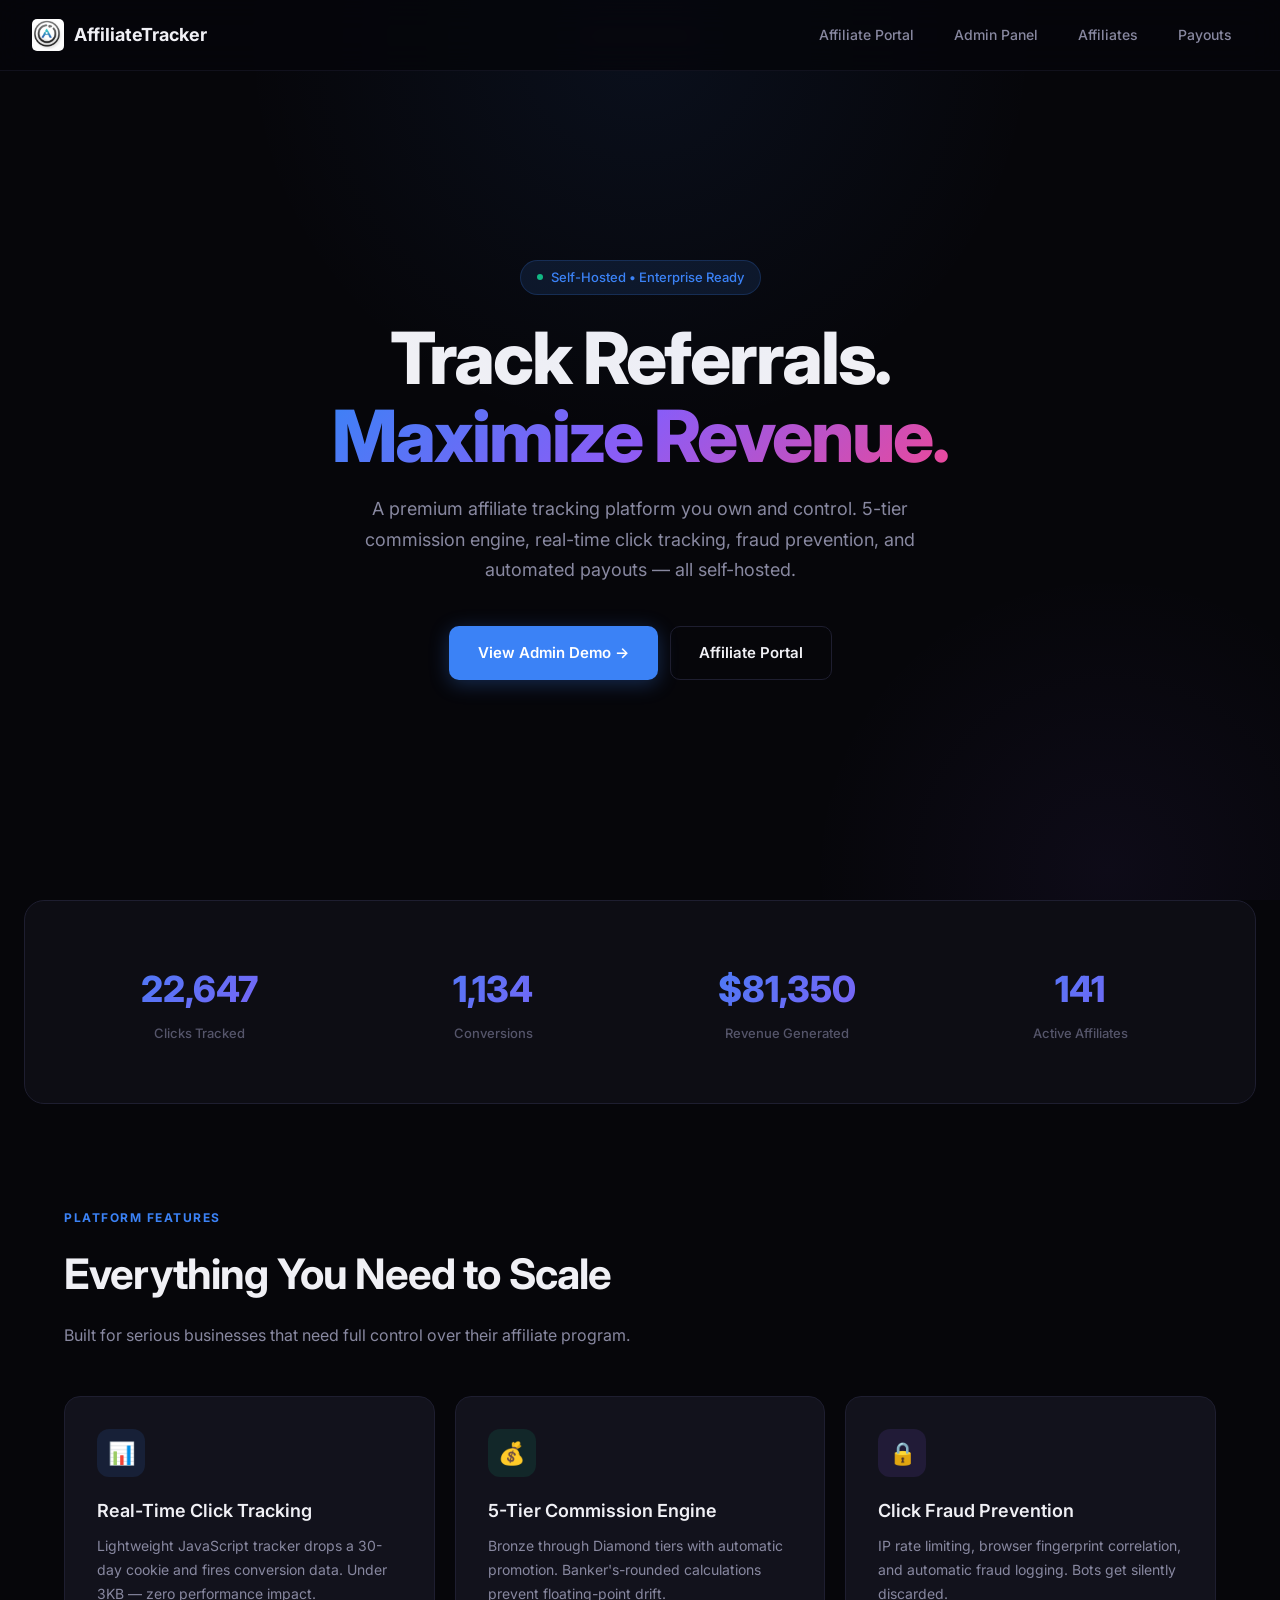
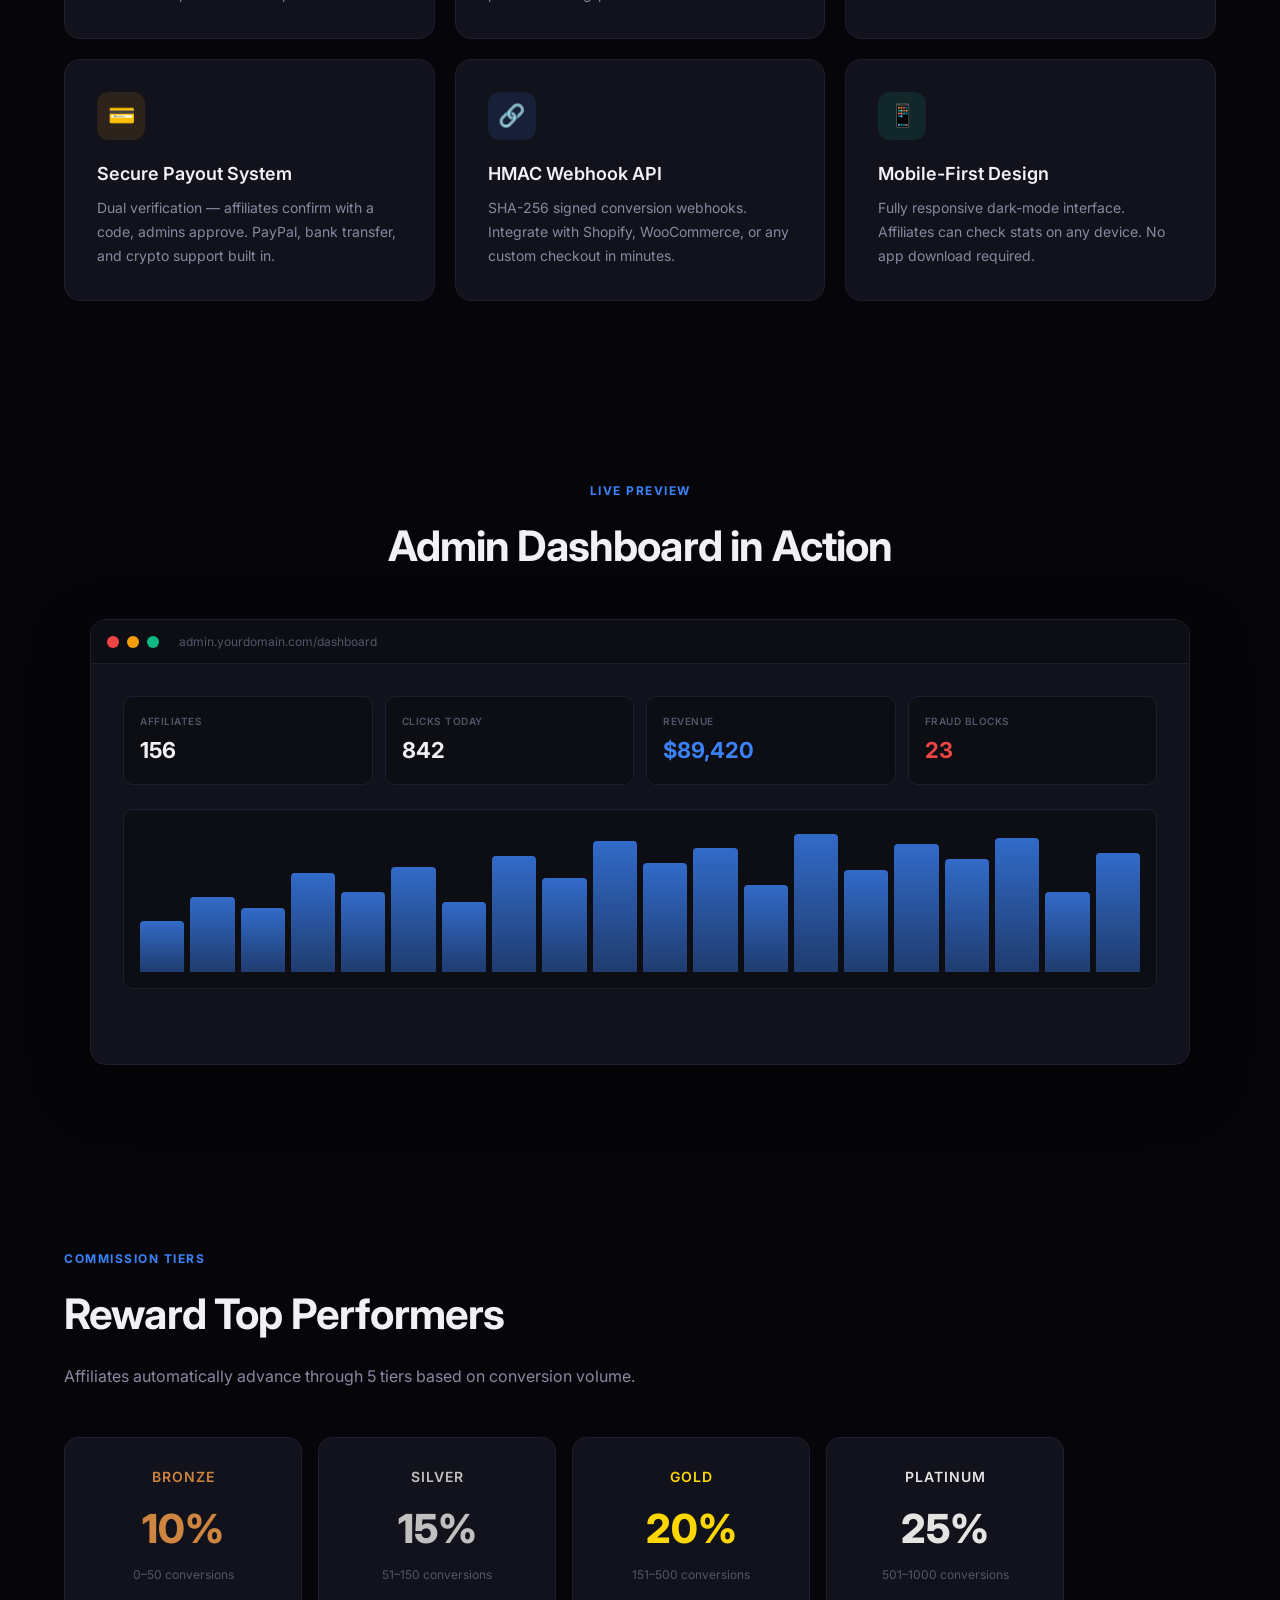
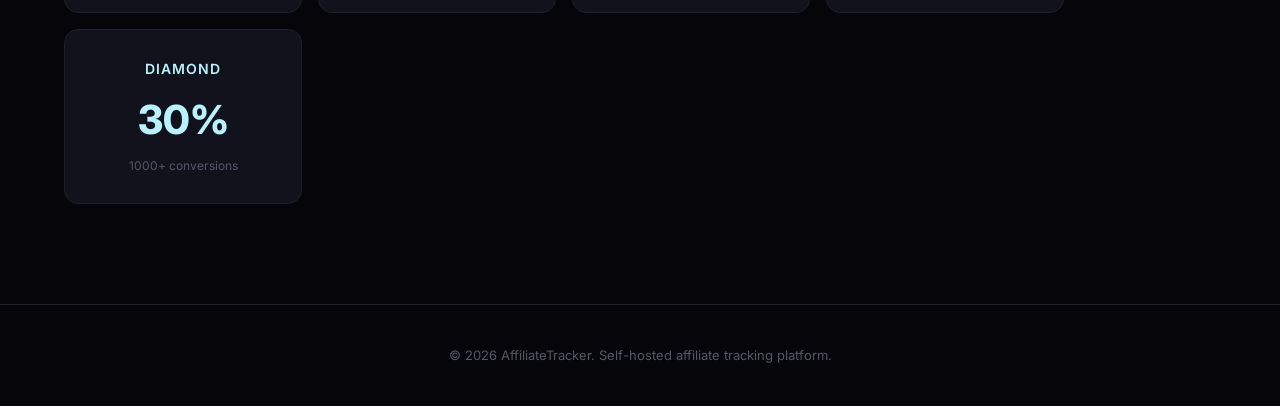
<file: index.html>
<!DOCTYPE html>
<html lang="en">
<head>
    <meta charset="UTF-8">
    <meta name="viewport" content="width=device-width, initial-scale=1.0">
    <title>AffiliateTracker — Self-Hosted Affiliate Tracking Platform</title>
    <meta name="description" content="Premium self-hosted affiliate tracking and referral management system. Track clicks, manage commissions, and process payouts.">
    <link rel="preconnect" href="https://fonts.googleapis.com">
    <link href="https://fonts.googleapis.com/css2?family=Inter:wght@300;400;500;600;700;800;900&display=swap" rel="stylesheet">
    <style>
        *, *::before, *::after { margin: 0; padding: 0; box-sizing: border-box; }

        :root {
            --bg-primary: #06060a;
            --bg-secondary: #0d0d14;
            --bg-card: #12121c;
            --border: #1e1e30;
            --text-primary: #f0f0f5;
            --text-secondary: #8888a0;
            --text-muted: #55556a;
            --accent: #3b82f6;
            --accent-glow: rgba(59, 130, 246, 0.12);
            --green: #10b981;
            --purple: #8b5cf6;
            --amber: #f59e0b;
        }

        body {
            font-family: 'Inter', -apple-system, system-ui, sans-serif;
            background: var(--bg-primary);
            color: var(--text-primary);
            line-height: 1.6;
            -webkit-font-smoothing: antialiased;
            overflow-x: hidden;
        }

        /* Hero */
        .hero {
            position: relative;
            min-height: 100vh;
            display: flex;
            align-items: center;
            justify-content: center;
            text-align: center;
            padding: 120px 24px 80px;
            overflow: hidden;
        }

        .hero::before {
            content: '';
            position: absolute;
            top: -40%;
            left: 50%;
            transform: translateX(-50%);
            width: 800px;
            height: 800px;
            background: radial-gradient(circle, rgba(59, 130, 246, 0.08) 0%, transparent 70%);
            pointer-events: none;
        }

        .hero::after {
            content: '';
            position: absolute;
            bottom: -30%;
            right: -10%;
            width: 600px;
            height: 600px;
            background: radial-gradient(circle, rgba(139, 92, 246, 0.06) 0%, transparent 70%);
            pointer-events: none;
        }

        .hero__badge {
            display: inline-flex;
            align-items: center;
            gap: 8px;
            padding: 6px 16px;
            background: var(--accent-glow);
            border: 1px solid rgba(59, 130, 246, 0.2);
            border-radius: 100px;
            font-size: 13px;
            font-weight: 500;
            color: var(--accent);
            margin-bottom: 24px;
        }

        .hero__badge-dot {
            width: 6px;
            height: 6px;
            border-radius: 50%;
            background: var(--green);
            animation: pulse 2s ease-in-out infinite;
        }

        @keyframes pulse {
            0%, 100% { opacity: 1; }
            50% { opacity: 0.4; }
        }

        .hero__title {
            font-size: clamp(36px, 6vw, 72px);
            font-weight: 800;
            line-height: 1.08;
            letter-spacing: -0.03em;
            margin-bottom: 20px;
            max-width: 800px;
        }

        .hero__title-gradient {
            background: linear-gradient(135deg, #3b82f6, #8b5cf6, #ec4899);
            -webkit-background-clip: text;
            -webkit-text-fill-color: transparent;
            background-clip: text;
        }

        .hero__subtitle {
            font-size: 18px;
            color: var(--text-secondary);
            max-width: 560px;
            margin: 0 auto 40px;
            line-height: 1.7;
        }

        .hero__cta-group {
            display: flex;
            gap: 12px;
            justify-content: center;
            flex-wrap: wrap;
        }

        .btn {
            display: inline-flex;
            align-items: center;
            gap: 8px;
            padding: 14px 28px;
            border-radius: 10px;
            font-size: 15px;
            font-weight: 600;
            font-family: inherit;
            text-decoration: none;
            cursor: pointer;
            border: 1px solid transparent;
            transition: all 200ms ease;
        }

        .btn--primary {
            background: var(--accent);
            color: #fff;
            box-shadow: 0 4px 20px rgba(59, 130, 246, 0.3);
        }

        .btn--primary:hover {
            background: #2563eb;
            box-shadow: 0 8px 30px rgba(59, 130, 246, 0.4);
            transform: translateY(-2px);
        }

        .btn--ghost {
            background: transparent;
            color: var(--text-primary);
            border-color: var(--border);
        }

        .btn--ghost:hover {
            border-color: #3b3b55;
            background: rgba(255,255,255,0.03);
        }

        /* Nav */
        .nav {
            position: fixed;
            top: 0;
            left: 0;
            right: 0;
            z-index: 1000;
            padding: 16px 32px;
            display: flex;
            align-items: center;
            justify-content: space-between;
            backdrop-filter: blur(16px);
            background: rgba(6, 6, 10, 0.8);
            border-bottom: 1px solid rgba(30, 30, 48, 0.5);
        }

        .nav__brand {
            display: flex;
            align-items: center;
            gap: 10px;
            font-size: 18px;
            font-weight: 700;
            color: var(--text-primary);
            text-decoration: none;
        }

        .nav__icon {
            width: 34px;
            height: 34px;
            border-radius: 8px;
            background: linear-gradient(135deg, var(--accent), var(--purple));
            display: flex;
            align-items: center;
            justify-content: center;
            font-size: 13px;
            font-weight: 800;
            color: #fff;
        }

        .nav__links {
            display: flex;
            gap: 8px;
        }

        .nav__link {
            padding: 8px 16px;
            color: var(--text-secondary);
            text-decoration: none;
            font-size: 14px;
            font-weight: 500;
            border-radius: 8px;
            transition: all 150ms;
        }

        .nav__link:hover { color: var(--text-primary); background: rgba(255,255,255,0.04); }

        /* Features */
        .section {
            padding: 100px 24px;
            max-width: 1200px;
            margin: 0 auto;
        }

        .section__label {
            display: inline-block;
            font-size: 12px;
            font-weight: 700;
            text-transform: uppercase;
            letter-spacing: 1.5px;
            color: var(--accent);
            margin-bottom: 12px;
        }

        .section__title {
            font-size: clamp(28px, 4vw, 42px);
            font-weight: 700;
            letter-spacing: -0.02em;
            margin-bottom: 16px;
        }

        .section__subtitle {
            font-size: 16px;
            color: var(--text-secondary);
            max-width: 600px;
            margin-bottom: 48px;
        }

        .feature-grid {
            display: grid;
            grid-template-columns: repeat(auto-fit, minmax(320px, 1fr));
            gap: 20px;
        }

        .feature-card {
            background: var(--bg-card);
            border: 1px solid var(--border);
            border-radius: 16px;
            padding: 32px;
            transition: all 300ms cubic-bezier(0.4, 0, 0.2, 1);
            position: relative;
            overflow: hidden;
        }

        .feature-card::before {
            content: '';
            position: absolute;
            top: 0;
            left: 0;
            right: 0;
            height: 2px;
            background: linear-gradient(90deg, transparent, var(--accent), transparent);
            opacity: 0;
            transition: opacity 300ms;
        }

        .feature-card:hover {
            border-color: #2a2a44;
            transform: translateY(-4px);
            box-shadow: 0 12px 40px rgba(0,0,0,0.3);
        }

        .feature-card:hover::before { opacity: 1; }

        .feature-card__icon {
            width: 48px;
            height: 48px;
            border-radius: 12px;
            display: flex;
            align-items: center;
            justify-content: center;
            font-size: 22px;
            margin-bottom: 20px;
        }

        .feature-card__icon--blue { background: var(--accent-glow); color: var(--accent); }
        .feature-card__icon--green { background: rgba(16, 185, 129, 0.12); color: var(--green); }
        .feature-card__icon--purple { background: rgba(139, 92, 246, 0.12); color: var(--purple); }
        .feature-card__icon--amber { background: rgba(245, 158, 11, 0.12); color: var(--amber); }

        .feature-card__title {
            font-size: 18px;
            font-weight: 600;
            margin-bottom: 8px;
        }

        .feature-card__desc {
            font-size: 14px;
            color: var(--text-secondary);
            line-height: 1.7;
        }

        /* Stats */
        .stats-bar {
            display: grid;
            grid-template-columns: repeat(4, 1fr);
            gap: 24px;
            padding: 60px 40px;
            background: var(--bg-secondary);
            border: 1px solid var(--border);
            border-radius: 20px;
            margin: 0 24px;
            text-align: center;
        }

        .stats-bar__value {
            font-size: 36px;
            font-weight: 800;
            background: linear-gradient(135deg, var(--accent), var(--purple));
            -webkit-background-clip: text;
            -webkit-text-fill-color: transparent;
            background-clip: text;
            margin-bottom: 4px;
        }

        .stats-bar__label {
            font-size: 13px;
            color: var(--text-muted);
            font-weight: 500;
        }

        /* Screenshot preview */
        .preview-section {
            padding: 80px 24px;
            text-align: center;
        }

        .preview-frame {
            max-width: 1100px;
            margin: 0 auto;
            background: var(--bg-card);
            border: 1px solid var(--border);
            border-radius: 16px;
            overflow: hidden;
            box-shadow: 0 20px 60px rgba(0,0,0,0.4);
        }

        .preview-frame__bar {
            display: flex;
            align-items: center;
            gap: 8px;
            padding: 12px 16px;
            background: var(--bg-secondary);
            border-bottom: 1px solid var(--border);
        }

        .preview-frame__dot {
            width: 12px;
            height: 12px;
            border-radius: 50%;
        }

        .preview-frame__dot--red { background: #ef4444; }
        .preview-frame__dot--yellow { background: #f59e0b; }
        .preview-frame__dot--green { background: #10b981; }

        .preview-frame__content {
            padding: 32px;
            min-height: 400px;
        }

        .mini-stat-grid {
            display: grid;
            grid-template-columns: repeat(4, 1fr);
            gap: 12px;
            margin-bottom: 24px;
        }

        .mini-stat {
            background: var(--bg-secondary);
            border: 1px solid var(--border);
            border-radius: 10px;
            padding: 16px;
            text-align: left;
        }

        .mini-stat__label {
            font-size: 10px;
            text-transform: uppercase;
            letter-spacing: 0.5px;
            color: var(--text-muted);
            margin-bottom: 4px;
            font-weight: 600;
        }

        .mini-stat__value {
            font-size: 22px;
            font-weight: 700;
        }

        .mini-chart-placeholder {
            height: 180px;
            background: var(--bg-secondary);
            border: 1px solid var(--border);
            border-radius: 10px;
            display: flex;
            align-items: flex-end;
            padding: 16px;
            gap: 6px;
        }

        .mini-chart-placeholder__bar {
            flex: 1;
            border-radius: 4px 4px 0 0;
            background: linear-gradient(to top, rgba(59, 130, 246, 0.4), rgba(59, 130, 246, 0.8));
            transition: height 600ms cubic-bezier(0.4, 0, 0.2, 1);
        }

        /* Pricing */
        .tier-grid {
            display: grid;
            grid-template-columns: repeat(auto-fit, minmax(200px, 1fr));
            gap: 16px;
            max-width: 1000px;
        }

        .tier-card {
            background: var(--bg-card);
            border: 1px solid var(--border);
            border-radius: 14px;
            padding: 28px 24px;
            text-align: center;
            transition: all 300ms;
        }

        .tier-card:hover {
            border-color: #2a2a44;
            transform: translateY(-4px);
        }

        .tier-card__name {
            font-size: 14px;
            font-weight: 600;
            text-transform: uppercase;
            letter-spacing: 1px;
            margin-bottom: 8px;
        }

        .tier-card__rate {
            font-size: 40px;
            font-weight: 800;
            margin-bottom: 4px;
        }

        .tier-card__desc {
            font-size: 12px;
            color: var(--text-muted);
        }

        .tier--bronze .tier-card__name { color: #cd853f; }
        .tier--bronze .tier-card__rate { color: #cd853f; }
        .tier--silver .tier-card__name { color: #c0c0c0; }
        .tier--silver .tier-card__rate { color: #c0c0c0; }
        .tier--gold .tier-card__name { color: #ffd700; }
        .tier--gold .tier-card__rate { color: #ffd700; }
        .tier--platinum .tier-card__name { color: #e5e4e2; }
        .tier--platinum .tier-card__rate { color: #e5e4e2; }
        .tier--diamond .tier-card__name { color: #b9f2ff; }
        .tier--diamond .tier-card__rate { color: #b9f2ff; }

        /* Footer */
        .footer {
            padding: 40px 24px;
            text-align: center;
            border-top: 1px solid var(--border);
            color: var(--text-muted);
            font-size: 13px;
        }

        @media (max-width: 768px) {
            .stats-bar { grid-template-columns: 1fr 1fr; padding: 40px 24px; }
            .mini-stat-grid { grid-template-columns: 1fr 1fr; }
            .nav__links { display: none; }
            .feature-grid { grid-template-columns: 1fr; }
            .tier-grid { grid-template-columns: 1fr 1fr; }
        }

        @media (max-width: 480px) {
            .stats-bar { grid-template-columns: 1fr; }
            .tier-grid { grid-template-columns: 1fr; }
        }

        @keyframes fadeUp {
            from { opacity: 0; transform: translateY(20px); }
            to { opacity: 1; transform: translateY(0); }
        }

        .animate-on-scroll {
            opacity: 0;
            transform: translateY(20px);
        }

        .animate-on-scroll.visible {
            animation: fadeUp 0.6s ease forwards;
        }
    </style>
</head>
<body>

<nav class="nav">
    <a href="index.html" class="nav__brand">
        <img src="assets/img/logo.png" alt="Logo" style="height: 32px; width: 32px; border-radius: 5px;">
        AffiliateTracker
    </a>
    <div class="nav__links">
        <a href="affiliate-dashboard.html" class="nav__link">Affiliate Portal</a>
        <a href="admin-dashboard.html" class="nav__link">Admin Panel</a>
        <a href="admin-affiliates.html" class="nav__link">Affiliates</a>
        <a href="admin-payouts.html" class="nav__link">Payouts</a>
    </div>
</nav>

<section class="hero">
    <div>
        <div class="hero__badge">
            <span class="hero__badge-dot"></span>
            Self-Hosted • Enterprise Ready
        </div>
        <h1 class="hero__title">
            Track Referrals.<br>
            <span class="hero__title-gradient">Maximize Revenue.</span>
        </h1>
        <p class="hero__subtitle">
            A premium affiliate tracking platform you own and control. 5-tier commission engine, real-time click tracking, fraud prevention, and automated payouts — all self-hosted.
        </p>
        <div class="hero__cta-group">
            <a href="admin-dashboard.html" class="btn btn--primary">View Admin Demo →</a>
            <a href="affiliate-dashboard.html" class="btn btn--ghost">Affiliate Portal</a>
        </div>
    </div>
</section>

<div class="stats-bar animate-on-scroll">
    <div>
        <div class="stats-bar__value" data-count="24893">0</div>
        <div class="stats-bar__label">Clicks Tracked</div>
    </div>
    <div>
        <div class="stats-bar__value" data-count="1247">0</div>
        <div class="stats-bar__label">Conversions</div>
    </div>
    <div>
        <div class="stats-bar__value" data-count="89420">$0</div>
        <div class="stats-bar__label">Revenue Generated</div>
    </div>
    <div>
        <div class="stats-bar__value" data-count="156">0</div>
        <div class="stats-bar__label">Active Affiliates</div>
    </div>
</div>

<section class="section animate-on-scroll">
    <div class="section__label">Platform Features</div>
    <h2 class="section__title">Everything You Need to Scale</h2>
    <p class="section__subtitle">Built for serious businesses that need full control over their affiliate program.</p>

    <div class="feature-grid">
        <div class="feature-card">
            <div class="feature-card__icon feature-card__icon--blue">📊</div>
            <h3 class="feature-card__title">Real-Time Click Tracking</h3>
            <p class="feature-card__desc">Lightweight JavaScript tracker drops a 30-day cookie and fires conversion data. Under 3KB — zero performance impact.</p>
        </div>
        <div class="feature-card">
            <div class="feature-card__icon feature-card__icon--green">💰</div>
            <h3 class="feature-card__title">5-Tier Commission Engine</h3>
            <p class="feature-card__desc">Bronze through Diamond tiers with automatic promotion. Banker's-rounded calculations prevent floating-point drift.</p>
        </div>
        <div class="feature-card">
            <div class="feature-card__icon feature-card__icon--purple">🔒</div>
            <h3 class="feature-card__title">Click Fraud Prevention</h3>
            <p class="feature-card__desc">IP rate limiting, browser fingerprint correlation, and automatic fraud logging. Bots get silently discarded.</p>
        </div>
        <div class="feature-card">
            <div class="feature-card__icon feature-card__icon--amber">💳</div>
            <h3 class="feature-card__title">Secure Payout System</h3>
            <p class="feature-card__desc">Dual verification — affiliates confirm with a code, admins approve. PayPal, bank transfer, and crypto support built in.</p>
        </div>
        <div class="feature-card">
            <div class="feature-card__icon feature-card__icon--blue">🔗</div>
            <h3 class="feature-card__title">HMAC Webhook API</h3>
            <p class="feature-card__desc">SHA-256 signed conversion webhooks. Integrate with Shopify, WooCommerce, or any custom checkout in minutes.</p>
        </div>
        <div class="feature-card">
            <div class="feature-card__icon feature-card__icon--green">📱</div>
            <h3 class="feature-card__title">Mobile-First Design</h3>
            <p class="feature-card__desc">Fully responsive dark-mode interface. Affiliates can check stats on any device. No app download required.</p>
        </div>
    </div>
</section>

<div class="preview-section animate-on-scroll">
    <div class="section__label" style="display:block;margin-bottom:12px;">Live Preview</div>
    <h2 class="section__title" style="margin-bottom:40px;">Admin Dashboard in Action</h2>

    <div class="preview-frame">
        <div class="preview-frame__bar">
            <span class="preview-frame__dot preview-frame__dot--red"></span>
            <span class="preview-frame__dot preview-frame__dot--yellow"></span>
            <span class="preview-frame__dot preview-frame__dot--green"></span>
            <span style="margin-left:12px;font-size:12px;color:var(--text-muted);">admin.yourdomain.com/dashboard</span>
        </div>
        <div class="preview-frame__content">
            <div class="mini-stat-grid">
                <div class="mini-stat">
                    <div class="mini-stat__label">Affiliates</div>
                    <div class="mini-stat__value">156</div>
                </div>
                <div class="mini-stat">
                    <div class="mini-stat__label">Clicks Today</div>
                    <div class="mini-stat__value">842</div>
                </div>
                <div class="mini-stat">
                    <div class="mini-stat__label">Revenue</div>
                    <div class="mini-stat__value" style="color:var(--accent);">$89,420</div>
                </div>
                <div class="mini-stat">
                    <div class="mini-stat__label">Fraud Blocks</div>
                    <div class="mini-stat__value" style="color:#ef4444;">23</div>
                </div>
            </div>
            <div class="mini-chart-placeholder" id="miniChart"></div>
        </div>
    </div>
</div>

<section class="section animate-on-scroll">
    <div class="section__label">Commission Tiers</div>
    <h2 class="section__title">Reward Top Performers</h2>
    <p class="section__subtitle">Affiliates automatically advance through 5 tiers based on conversion volume.</p>

    <div class="tier-grid">
        <div class="tier-card tier--bronze">
            <div class="tier-card__name">Bronze</div>
            <div class="tier-card__rate">10%</div>
            <div class="tier-card__desc">0–50 conversions</div>
        </div>
        <div class="tier-card tier--silver">
            <div class="tier-card__name">Silver</div>
            <div class="tier-card__rate">15%</div>
            <div class="tier-card__desc">51–150 conversions</div>
        </div>
        <div class="tier-card tier--gold">
            <div class="tier-card__name">Gold</div>
            <div class="tier-card__rate">20%</div>
            <div class="tier-card__desc">151–500 conversions</div>
        </div>
        <div class="tier-card tier--platinum">
            <div class="tier-card__name">Platinum</div>
            <div class="tier-card__rate">25%</div>
            <div class="tier-card__desc">501–1000 conversions</div>
        </div>
        <div class="tier-card tier--diamond">
            <div class="tier-card__name">Diamond</div>
            <div class="tier-card__rate">30%</div>
            <div class="tier-card__desc">1000+ conversions</div>
        </div>
    </div>
</section>

<footer class="footer">
    <p>&copy; 2026 AffiliateTracker. Self-hosted affiliate tracking platform.</p>
</footer>

<script>
(function () {
    'use strict';

    // Intersection Observer for scroll animations
    var observer = new IntersectionObserver(function (entries) {
        entries.forEach(function (entry) {
            if (entry.isIntersecting) {
                entry.target.classList.add('visible');
                observer.unobserve(entry.target);
            }
        });
    }, { threshold: 0.15 });

    document.querySelectorAll('.animate-on-scroll').forEach(function (el) {
        observer.observe(el);
    });

    // Animated counter
    function animateCounter(el, target, prefix) {
        prefix = prefix || '';
        var duration = 2000;
        var start = performance.now();

        function tick(now) {
            var elapsed = now - start;
            var progress = Math.min(elapsed / duration, 1);
            var eased = 1 - Math.pow(1 - progress, 3);
            var current = Math.floor(target * eased);
            el.textContent = prefix + current.toLocaleString();
            if (progress < 1) requestAnimationFrame(tick);
        }

        requestAnimationFrame(tick);
    }

    var statsObserver = new IntersectionObserver(function (entries) {
        entries.forEach(function (entry) {
            if (entry.isIntersecting) {
                entry.target.querySelectorAll('[data-count]').forEach(function (el) {
                    var target = parseInt(el.getAttribute('data-count'), 10);
                    var prefix = el.textContent.indexOf('$') >= 0 ? '$' : '';
                    animateCounter(el, target, prefix);
                });
                statsObserver.unobserve(entry.target);
            }
        });
    }, { threshold: 0.3 });

    var statsBar = document.querySelector('.stats-bar');
    if (statsBar) statsObserver.observe(statsBar);

    // Mini chart animation
    var miniChart = document.getElementById('miniChart');
    if (miniChart) {
        var heights = [35, 52, 44, 68, 55, 72, 48, 80, 65, 90, 75, 85, 60, 95, 70, 88, 78, 92, 55, 82];
        heights.forEach(function (h) {
            var bar = document.createElement('div');
            bar.className = 'mini-chart-placeholder__bar';
            bar.style.height = '0%';
            miniChart.appendChild(bar);
            setTimeout(function () { bar.style.height = h + '%'; }, 300 + Math.random() * 600);
        });
    }
})();
</script>
</body>
</html>
</file>
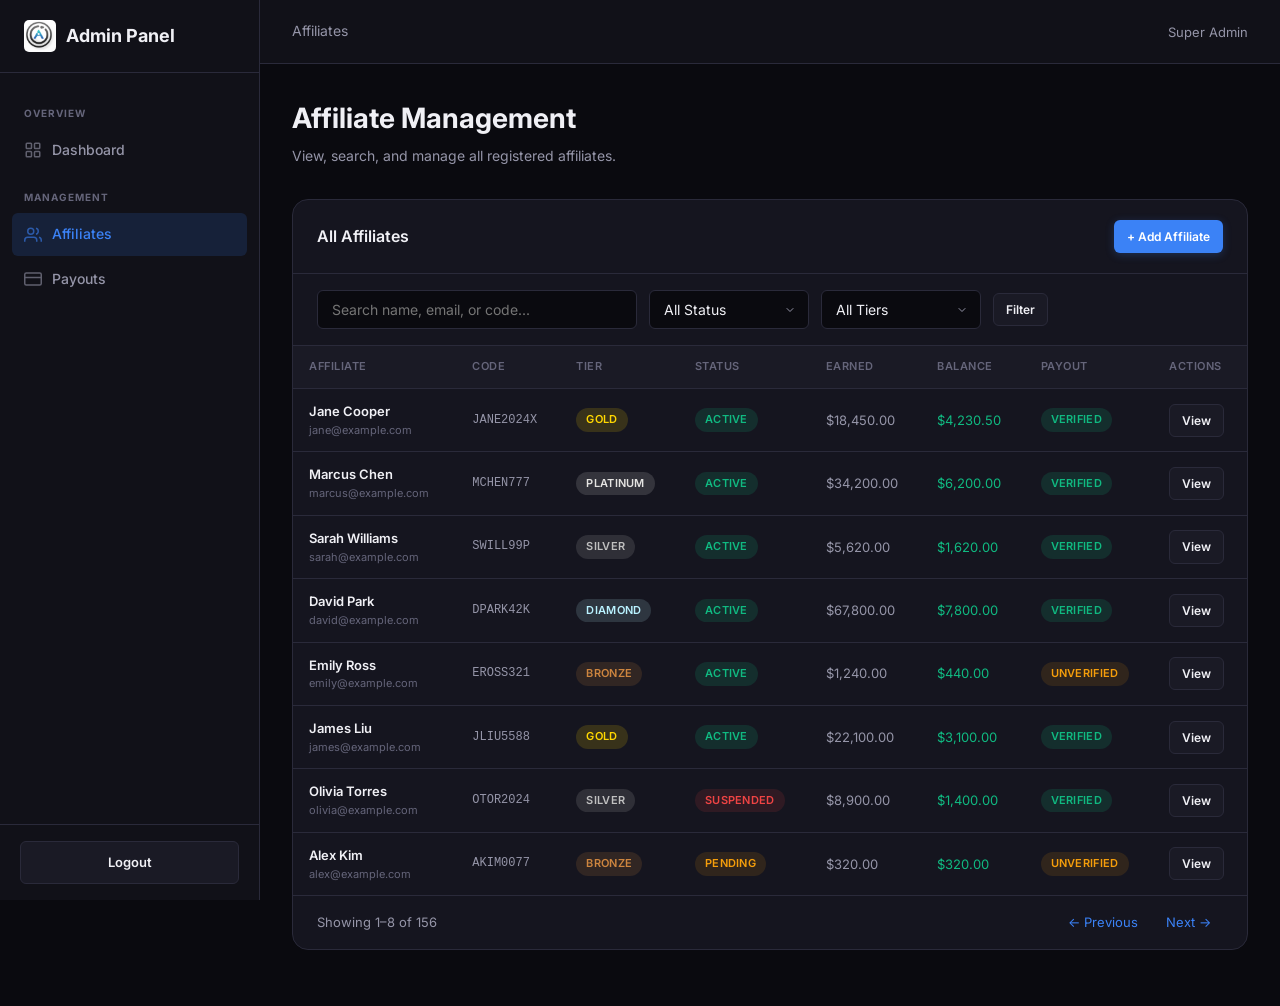
<file: admin-affiliates.html>
<!DOCTYPE html>
<html lang="en">
<head>
    <meta charset="UTF-8">
    <meta name="viewport" content="width=device-width, initial-scale=1.0">
    <title>Manage Affiliates — AffiliateTracker Demo</title>
    <link href="https://fonts.googleapis.com/css2?family=Inter:wght@300;400;500;600;700;800&display=swap" rel="stylesheet">
    <link rel="stylesheet" href="assets/css/style.css">
</head>
<body>
    <div class="admin-shell">
        <div class="sidebar-overlay" id="sidebarOverlay"></div>
        <aside class="sidebar" id="adminSidebar">
            <a href="index.html" class="sidebar__brand"><img src="assets/img/logo.png" alt="Logo" style="height: 32px; width: 32px; border-radius: 5px;">Admin Panel</a>
            <nav class="sidebar__nav">
                <div class="sidebar__section-label">Overview</div>
                <a href="admin-dashboard.html" class="sidebar__link">
                    <svg class="sidebar__link-icon" viewBox="0 0 24 24" fill="none" stroke="currentColor" stroke-width="2"><rect x="3" y="3" width="7" height="7" rx="1"/><rect x="14" y="3" width="7" height="7" rx="1"/><rect x="3" y="14" width="7" height="7" rx="1"/><rect x="14" y="14" width="7" height="7" rx="1"/></svg>
                    Dashboard</a>
                <div class="sidebar__section-label">Management</div>
                <a href="admin-affiliates.html" class="sidebar__link sidebar__link--active">
                    <svg class="sidebar__link-icon" viewBox="0 0 24 24" fill="none" stroke="currentColor" stroke-width="2"><path d="M17 21v-2a4 4 0 0 0-4-4H5a4 4 0 0 0-4 4v2"/><circle cx="9" cy="7" r="4"/><path d="M23 21v-2a4 4 0 0 0-3-3.87"/><path d="M16 3.13a4 4 0 0 1 0 7.75"/></svg>
                    Affiliates</a>
                <a href="admin-payouts.html" class="sidebar__link">
                    <svg class="sidebar__link-icon" viewBox="0 0 24 24" fill="none" stroke="currentColor" stroke-width="2"><rect x="1" y="4" width="22" height="16" rx="2"/><line x1="1" y1="10" x2="23" y2="10"/></svg>
                    Payouts</a>
            </nav>
            <div class="sidebar__footer"><a href="admin-login.html" class="btn btn--secondary" style="width:100%;">Logout</a></div>
        </aside>

        <div class="admin-main">
            <header class="admin-topbar">
                <div class="admin-topbar__left">
                    <button class="admin-topbar__hamburger" id="sidebarToggle">☰</button>
                    <span class="admin-topbar__breadcrumb">Affiliates</span>
                </div>
                <div class="admin-topbar__actions"><span style="font-size:13px;color:var(--text-secondary);">Super Admin</span></div>
            </header>

            <div class="admin-content">
                <div class="page-header"><h1 class="page-header__title">Affiliate Management</h1><p class="page-header__subtitle">View, search, and manage all registered affiliates.</p></div>
                <div class="panel animate-in">
                    <div class="panel__header"><h2 class="panel__title">All Affiliates</h2><span class="btn btn--primary btn--sm">+ Add Affiliate</span></div>
                    <div style="padding:16px 24px;border-bottom:1px solid var(--border-subtle);">
                        <div class="search-bar">
                            <input type="text" class="form-input" placeholder="Search name, email, or code..." style="max-width:320px;">
                            <select class="form-input form-select" style="max-width:160px;"><option>All Status</option><option>Active</option><option>Pending</option><option>Suspended</option></select>
                            <select class="form-input form-select" style="max-width:160px;"><option>All Tiers</option><option>Bronze</option><option>Silver</option><option>Gold</option><option>Platinum</option><option>Diamond</option></select>
                            <span class="btn btn--secondary btn--sm">Filter</span>
                        </div>
                    </div>
                    <table class="data-table">
                        <thead><tr><th>Affiliate</th><th>Code</th><th>Tier</th><th>Status</th><th>Earned</th><th>Balance</th><th>Payout</th><th>Actions</th></tr></thead>
                        <tbody id="affiliateTableBody"></tbody>
                    </table>
                    <div class="pagination-bar"><span>Showing 1–8 of 156</span><div><a href="javascript:void(0)">← Previous</a> <a href="javascript:void(0)">Next →</a></div></div>
                </div>
            </div>
        </div>
    </div>

    <script src="assets/js/demo.js"></script>
    <script>
        document.addEventListener('DOMContentLoaded', function () {
            var toggle = document.getElementById('sidebarToggle');
            var sidebar = document.getElementById('adminSidebar');
            var overlay = document.getElementById('sidebarOverlay');
            if (toggle) { toggle.addEventListener('click', function () { sidebar.classList.toggle('sidebar--open'); overlay.classList.toggle('active'); }); overlay.addEventListener('click', function () { sidebar.classList.remove('sidebar--open'); overlay.classList.remove('active'); }); }
            DemoApp.populateAffiliateTable('affiliateTableBody');
        });
    </script>
</body>
</html>
</file>
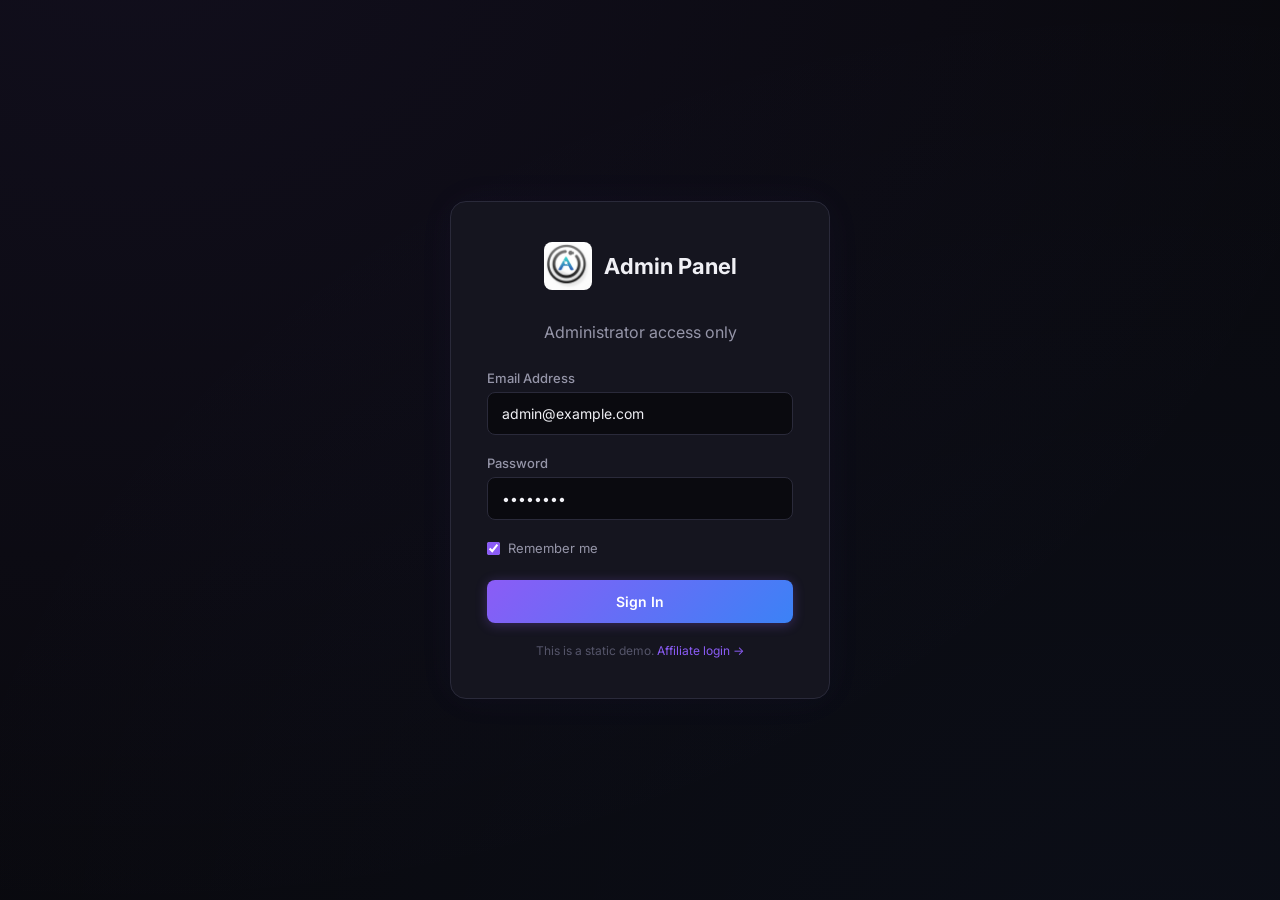
<file: admin-login.html>
<!DOCTYPE html>
<html lang="en">
<head>
    <meta charset="UTF-8">
    <meta name="viewport" content="width=device-width, initial-scale=1.0">
    <title>Admin Login — AffiliateTracker Demo</title>
    <link href="https://fonts.googleapis.com/css2?family=Inter:wght@400;500;600;700;800&display=swap" rel="stylesheet">
    <style>
        *, *::before, *::after { margin: 0; padding: 0; box-sizing: border-box; }
        body { font-family: 'Inter', sans-serif; background: #0a0a0f; color: #f0f0f5; min-height: 100vh; display: flex; align-items: center; justify-content: center; -webkit-font-smoothing: antialiased; }
        .login-shell { position: relative; width: 100%; max-width: 420px; padding: 20px; }
        .login-shell::before { content: ''; position: fixed; top: -50%; left: -50%; width: 200%; height: 200%; background: radial-gradient(ellipse at 30% 20%, rgba(139, 92, 246, 0.06) 0%, transparent 50%), radial-gradient(ellipse at 70% 80%, rgba(59, 130, 246, 0.04) 0%, transparent 50%); z-index: -1; }
        .login-card { background: #15151f; border: 1px solid #2a2a3a; border-radius: 16px; padding: 40px 36px; box-shadow: 0 0 40px rgba(139, 92, 246, 0.04); }
        .login-brand { display: flex; align-items: center; gap: 12px; justify-content: center; margin-bottom: 32px; }
        .login-brand__icon { width: 44px; height: 44px; border-radius: 10px; background: linear-gradient(135deg, #8b5cf6, #3b82f6); display: flex; align-items: center; justify-content: center; font-size: 18px; font-weight: 800; color: #fff; }
        .login-brand__text { font-size: 22px; font-weight: 700; }
        .login-title { text-align: center; font-size: 16px; color: #9595a8; margin-bottom: 28px; }
        .form-group { margin-bottom: 20px; }
        .form-label { display: block; font-size: 13px; font-weight: 500; color: #9595a8; margin-bottom: 6px; }
        .form-input { width: 100%; padding: 12px 14px; background: #0a0a0f; border: 1px solid #2a2a3a; border-radius: 8px; color: #f0f0f5; font-size: 14px; font-family: inherit; outline: none; transition: border-color 150ms ease; }
        .form-input:focus { border-color: #8b5cf6; box-shadow: 0 0 0 3px rgba(139, 92, 246, 0.15); }
        .form-check { display: flex; align-items: center; gap: 8px; font-size: 13px; color: #9595a8; margin-bottom: 24px; }
        .form-check input { accent-color: #8b5cf6; }
        .btn-login { width: 100%; padding: 13px; background: linear-gradient(135deg, #8b5cf6, #3b82f6); color: #fff; border: none; border-radius: 8px; font-size: 14px; font-weight: 600; font-family: inherit; cursor: pointer; transition: all 150ms ease; box-shadow: 0 2px 12px rgba(139, 92, 246, 0.3); }
        .btn-login:hover { box-shadow: 0 4px 20px rgba(139, 92, 246, 0.4); transform: translateY(-1px); }
        .demo-note { margin-top: 20px; text-align: center; font-size: 12px; color: #55556a; }
        .demo-note a { color: #8b5cf6; text-decoration: none; }
    </style>
</head>
<body>
    <div class="login-shell">
        <div class="login-card">
            <div class="login-brand">
                <img src="assets/img/logo.png" alt="Logo" style="height: 48px; width: 48px; border-radius: 8px;">
                <span class="login-brand__text">Admin Panel</span>
            </div>
            <p class="login-title">Administrator access only</p>
            <form onsubmit="window.location.href='admin-dashboard.html';return false;">
                <div class="form-group">
                    <label class="form-label" for="demoAdminEmail">Email Address</label>
                    <input type="email" id="demoAdminEmail" class="form-input" value="admin@example.com">
                </div>
                <div class="form-group">
                    <label class="form-label" for="demoAdminPass">Password</label>
                    <input type="password" id="demoAdminPass" class="form-input" value="••••••••">
                </div>
                <label class="form-check"><input type="checkbox" checked> Remember me</label>
                <button type="submit" class="btn-login">Sign In</button>
            </form>
            <p class="demo-note">This is a static demo. <a href="affiliate-login.html">Affiliate login →</a></p>
        </div>
    </div>
</body>
</html>
</file>
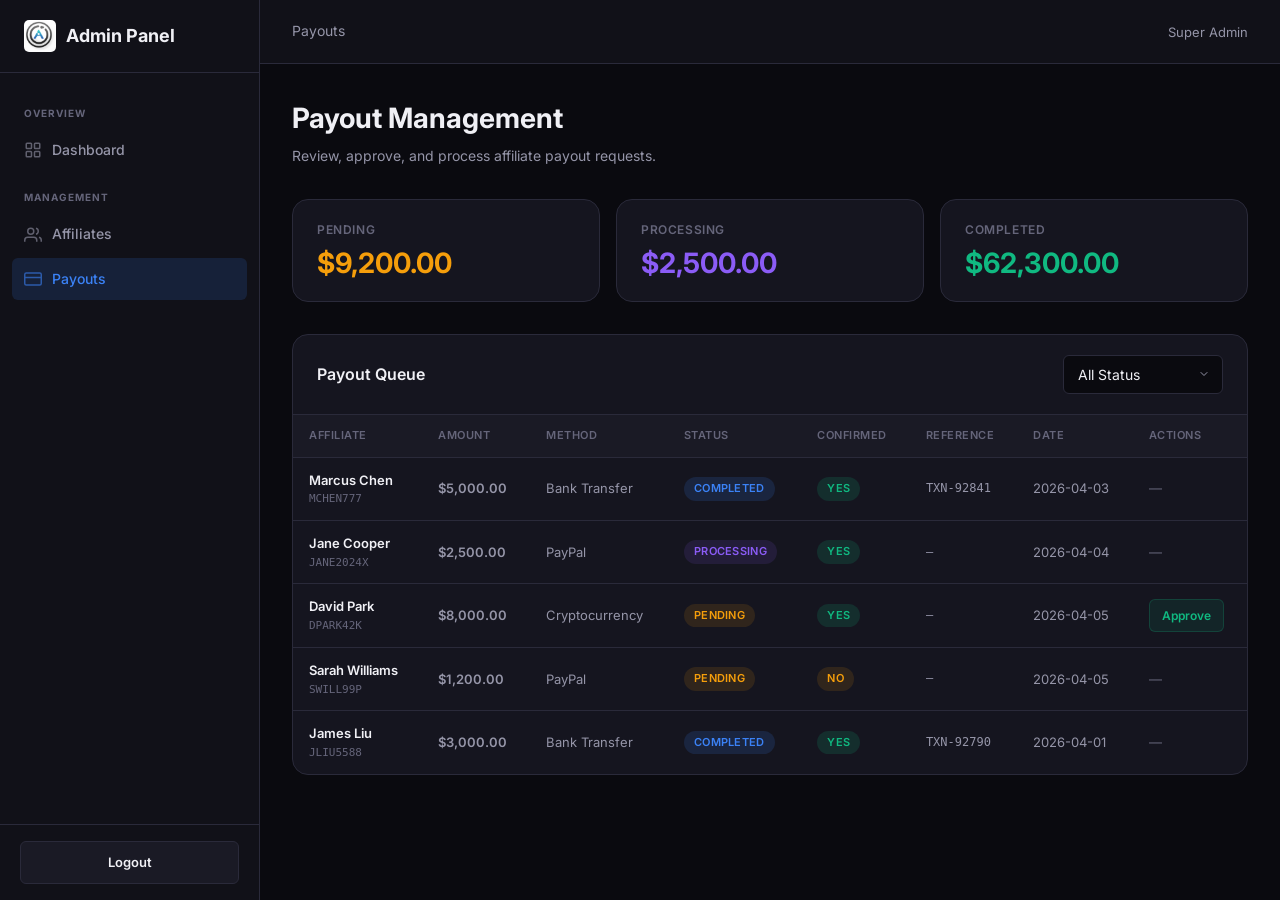
<file: admin-payouts.html>
<!DOCTYPE html>
<html lang="en">
<head>
    <meta charset="UTF-8">
    <meta name="viewport" content="width=device-width, initial-scale=1.0">
    <title>Payouts — AffiliateTracker Demo</title>
    <link href="https://fonts.googleapis.com/css2?family=Inter:wght@300;400;500;600;700;800&display=swap" rel="stylesheet">
    <link rel="stylesheet" href="assets/css/style.css">
</head>
<body>
    <div class="admin-shell">
        <div class="sidebar-overlay" id="sidebarOverlay"></div>
        <aside class="sidebar" id="adminSidebar">
            <a href="index.html" class="sidebar__brand"><img src="assets/img/logo.png" alt="Logo" style="height: 32px; width: 32px; border-radius: 5px;">Admin Panel</a>
            <nav class="sidebar__nav">
                <div class="sidebar__section-label">Overview</div>
                <a href="admin-dashboard.html" class="sidebar__link">
                    <svg class="sidebar__link-icon" viewBox="0 0 24 24" fill="none" stroke="currentColor" stroke-width="2"><rect x="3" y="3" width="7" height="7" rx="1"/><rect x="14" y="3" width="7" height="7" rx="1"/><rect x="3" y="14" width="7" height="7" rx="1"/><rect x="14" y="14" width="7" height="7" rx="1"/></svg>
                    Dashboard</a>
                <div class="sidebar__section-label">Management</div>
                <a href="admin-affiliates.html" class="sidebar__link">
                    <svg class="sidebar__link-icon" viewBox="0 0 24 24" fill="none" stroke="currentColor" stroke-width="2"><path d="M17 21v-2a4 4 0 0 0-4-4H5a4 4 0 0 0-4 4v2"/><circle cx="9" cy="7" r="4"/><path d="M23 21v-2a4 4 0 0 0-3-3.87"/><path d="M16 3.13a4 4 0 0 1 0 7.75"/></svg>
                    Affiliates</a>
                <a href="admin-payouts.html" class="sidebar__link sidebar__link--active">
                    <svg class="sidebar__link-icon" viewBox="0 0 24 24" fill="none" stroke="currentColor" stroke-width="2"><rect x="1" y="4" width="22" height="16" rx="2"/><line x1="1" y1="10" x2="23" y2="10"/></svg>
                    Payouts</a>
            </nav>
            <div class="sidebar__footer"><a href="admin-login.html" class="btn btn--secondary" style="width:100%;">Logout</a></div>
        </aside>

        <div class="admin-main">
            <header class="admin-topbar">
                <div class="admin-topbar__left">
                    <button class="admin-topbar__hamburger" id="sidebarToggle">☰</button>
                    <span class="admin-topbar__breadcrumb">Payouts</span>
                </div>
                <div class="admin-topbar__actions"><span style="font-size:13px;color:var(--text-secondary);">Super Admin</span></div>
            </header>

            <div class="admin-content">
                <div class="page-header"><h1 class="page-header__title">Payout Management</h1><p class="page-header__subtitle">Review, approve, and process affiliate payout requests.</p></div>

                <div class="stat-grid animate-in">
                    <div class="stat-card"><div class="stat-card__label">Pending</div><div class="stat-card__value" style="color:var(--accent-amber);">$9,200.00</div></div>
                    <div class="stat-card"><div class="stat-card__label">Processing</div><div class="stat-card__value" style="color:var(--accent-purple);">$2,500.00</div></div>
                    <div class="stat-card"><div class="stat-card__label">Completed</div><div class="stat-card__value" style="color:var(--accent-green);">$62,300.00</div></div>
                </div>

                <div class="panel animate-in">
                    <div class="panel__header"><h2 class="panel__title">Payout Queue</h2>
                        <select class="form-input form-select" style="max-width:160px;"><option>All Status</option><option>Pending</option><option>Processing</option><option>Completed</option><option>Failed</option></select>
                    </div>
                    <table class="data-table">
                        <thead><tr><th>Affiliate</th><th>Amount</th><th>Method</th><th>Status</th><th>Confirmed</th><th>Reference</th><th>Date</th><th>Actions</th></tr></thead>
                        <tbody id="payoutTableBody"></tbody>
                    </table>
                </div>
            </div>
        </div>
    </div>

    <script src="assets/js/demo.js"></script>
    <script>
        document.addEventListener('DOMContentLoaded', function () {
            var toggle = document.getElementById('sidebarToggle');
            var sidebar = document.getElementById('adminSidebar');
            var overlay = document.getElementById('sidebarOverlay');
            if (toggle) { toggle.addEventListener('click', function () { sidebar.classList.toggle('sidebar--open'); overlay.classList.toggle('active'); }); overlay.addEventListener('click', function () { sidebar.classList.remove('sidebar--open'); overlay.classList.remove('active'); }); }
            DemoApp.populatePayoutTable('payoutTableBody');
        });
    </script>
</body>
</html>
</file>
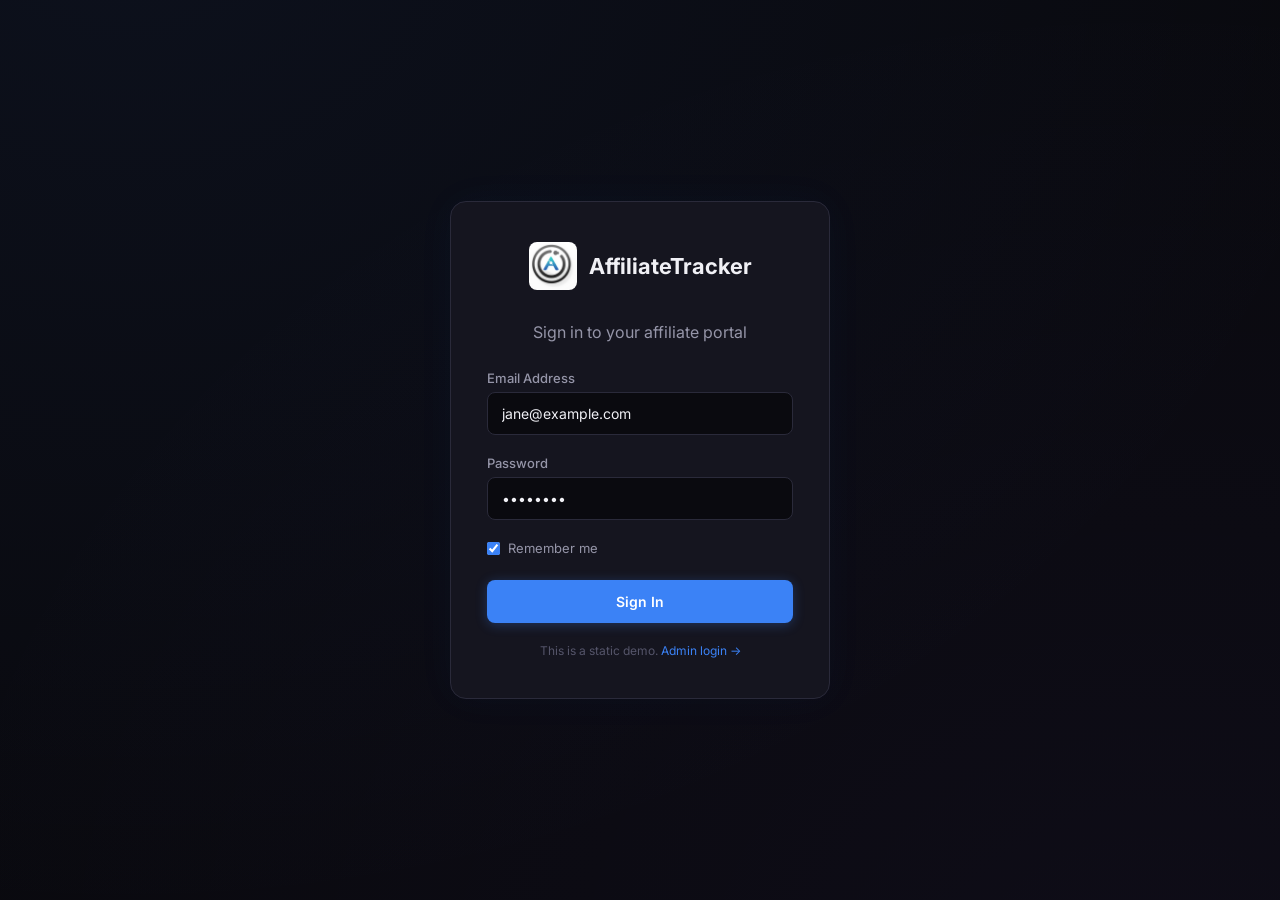
<file: affiliate-login.html>
<!DOCTYPE html>
<html lang="en">
<head>
    <meta charset="UTF-8">
    <meta name="viewport" content="width=device-width, initial-scale=1.0">
    <title>Affiliate Login — AffiliateTracker Demo</title>
    <link href="https://fonts.googleapis.com/css2?family=Inter:wght@400;500;600;700;800&display=swap" rel="stylesheet">
    <style>
        *, *::before, *::after { margin: 0; padding: 0; box-sizing: border-box; }
        body { font-family: 'Inter', sans-serif; background: #0a0a0f; color: #f0f0f5; min-height: 100vh; display: flex; align-items: center; justify-content: center; -webkit-font-smoothing: antialiased; }
        .login-shell { position: relative; width: 100%; max-width: 420px; padding: 20px; }
        .login-shell::before { content: ''; position: fixed; top: -50%; left: -50%; width: 200%; height: 200%; background: radial-gradient(ellipse at 30% 20%, rgba(59, 130, 246, 0.06) 0%, transparent 50%), radial-gradient(ellipse at 70% 80%, rgba(139, 92, 246, 0.04) 0%, transparent 50%); z-index: -1; }
        .login-card { background: #15151f; border: 1px solid #2a2a3a; border-radius: 16px; padding: 40px 36px; box-shadow: 0 0 40px rgba(59, 130, 246, 0.04); }
        .login-brand { display: flex; align-items: center; gap: 12px; justify-content: center; margin-bottom: 32px; }
        .login-brand__icon { width: 44px; height: 44px; border-radius: 10px; background: linear-gradient(135deg, #3b82f6, #8b5cf6); display: flex; align-items: center; justify-content: center; font-size: 18px; font-weight: 800; color: #fff; }
        .login-brand__text { font-size: 22px; font-weight: 700; }
        .login-title { text-align: center; font-size: 16px; color: #9595a8; margin-bottom: 28px; }
        .form-group { margin-bottom: 20px; }
        .form-label { display: block; font-size: 13px; font-weight: 500; color: #9595a8; margin-bottom: 6px; }
        .form-input { width: 100%; padding: 12px 14px; background: #0a0a0f; border: 1px solid #2a2a3a; border-radius: 8px; color: #f0f0f5; font-size: 14px; font-family: inherit; outline: none; transition: border-color 150ms ease; }
        .form-input:focus { border-color: #3b82f6; box-shadow: 0 0 0 3px rgba(59, 130, 246, 0.15); }
        .form-check { display: flex; align-items: center; gap: 8px; font-size: 13px; color: #9595a8; margin-bottom: 24px; }
        .form-check input { accent-color: #3b82f6; }
        .btn-login { width: 100%; padding: 13px; background: #3b82f6; color: #fff; border: none; border-radius: 8px; font-size: 14px; font-weight: 600; font-family: inherit; cursor: pointer; transition: all 150ms ease; box-shadow: 0 2px 12px rgba(59, 130, 246, 0.3); }
        .btn-login:hover { background: #2563eb; box-shadow: 0 4px 20px rgba(59, 130, 246, 0.4); transform: translateY(-1px); }
        .demo-note { margin-top: 20px; text-align: center; font-size: 12px; color: #55556a; }
        .demo-note a { color: #3b82f6; text-decoration: none; }
    </style>
</head>
<body>
    <div class="login-shell">
        <div class="login-card">
            <div class="login-brand">
                <img src="assets/img/logo.png" alt="Logo" style="height: 48px; width: 48px; border-radius: 8px;">
                <span class="login-brand__text">AffiliateTracker</span>
            </div>
            <p class="login-title">Sign in to your affiliate portal</p>
            <form onsubmit="window.location.href='affiliate-dashboard.html';return false;">
                <div class="form-group">
                    <label class="form-label" for="demoAffEmail">Email Address</label>
                    <input type="email" id="demoAffEmail" class="form-input" value="jane@example.com">
                </div>
                <div class="form-group">
                    <label class="form-label" for="demoAffPass">Password</label>
                    <input type="password" id="demoAffPass" class="form-input" value="••••••••">
                </div>
                <label class="form-check"><input type="checkbox" checked> Remember me</label>
                <button type="submit" class="btn-login">Sign In</button>
            </form>
            <p class="demo-note">This is a static demo. <a href="admin-login.html">Admin login →</a></p>
        </div>
    </div>
</body>
</html>
</file>
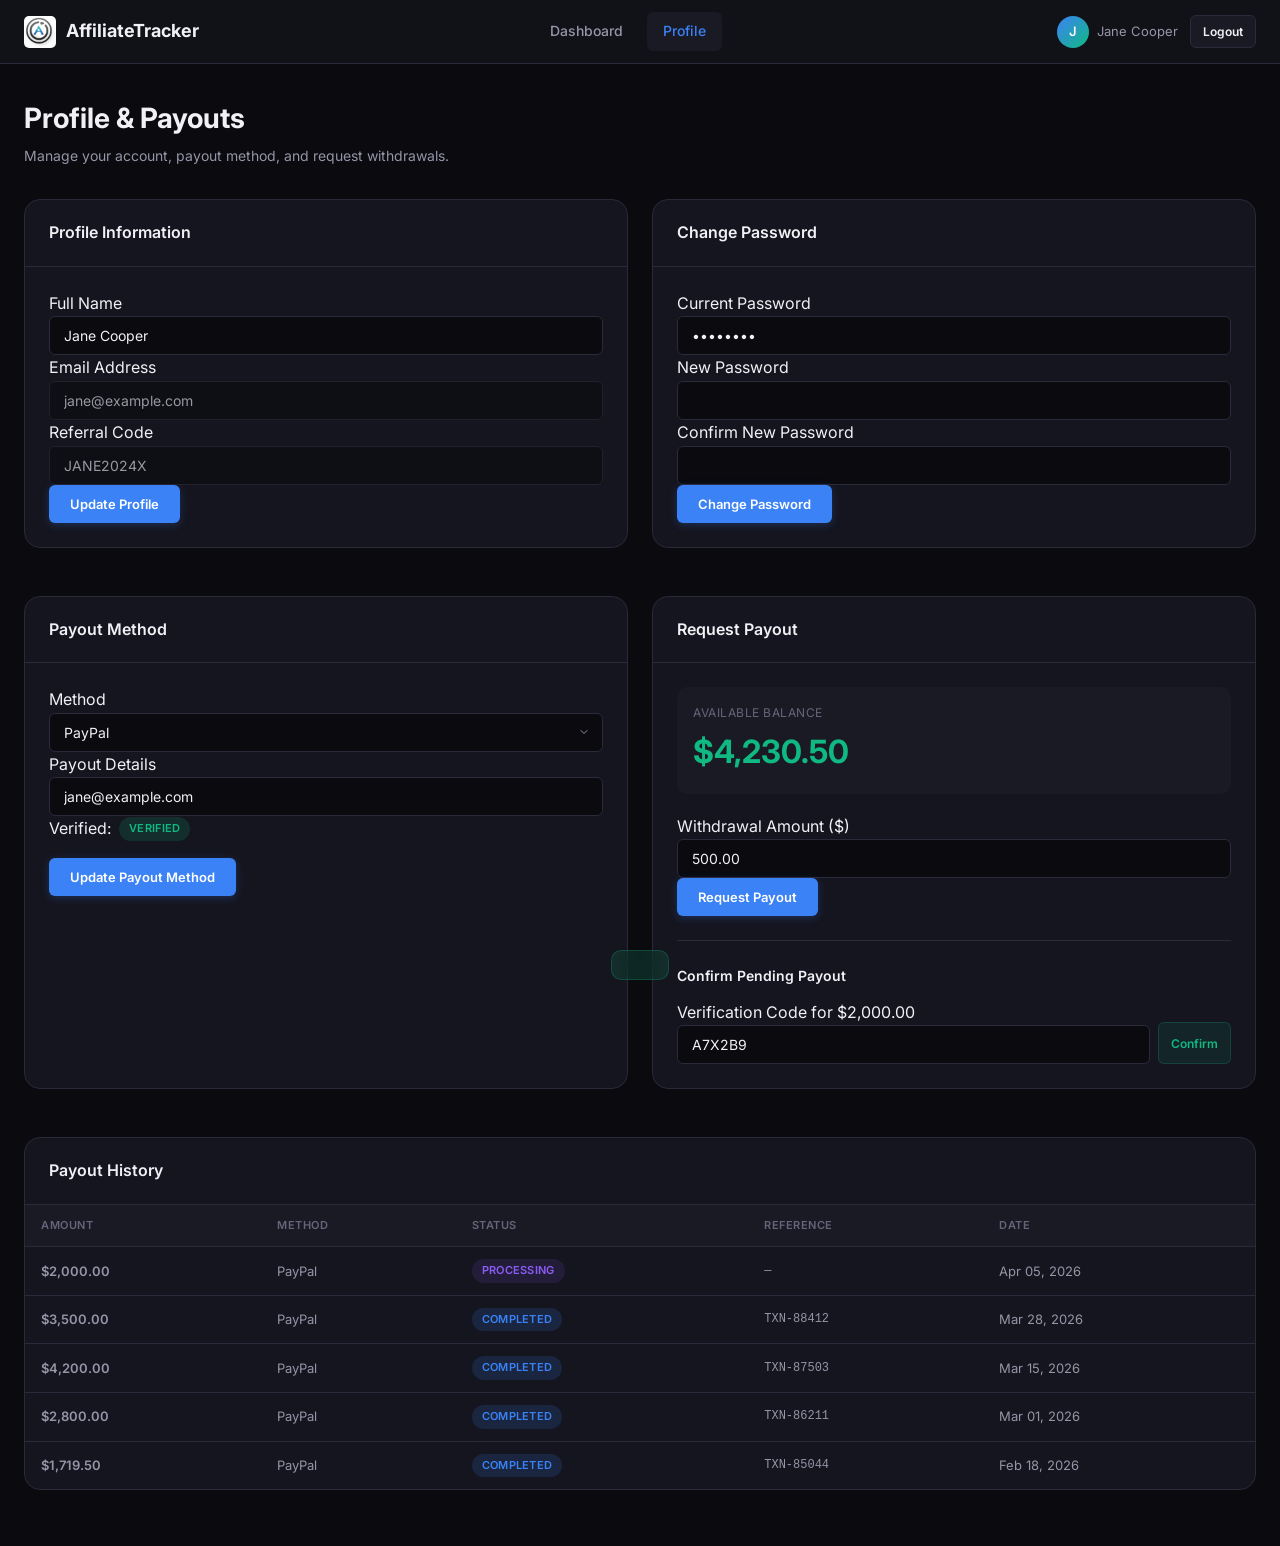
<file: affiliate-profile.html>
<!DOCTYPE html>
<html lang="en">
<head>
    <meta charset="UTF-8">
    <meta name="viewport" content="width=device-width, initial-scale=1.0">
    <title>Profile &amp; Payouts — AffiliateTracker Demo</title>
    <link href="https://fonts.googleapis.com/css2?family=Inter:wght@300;400;500;600;700;800&display=swap" rel="stylesheet">
    <link rel="stylesheet" href="assets/css/style.css">
</head>
<body>
    <div class="app-shell">
        <header class="top-bar">
            <a href="index.html" class="top-bar__brand">
                <img src="assets/img/logo.png" alt="Logo" style="height: 32px; width: 32px; border-radius: 5px;">
                AffiliateTracker
            </a>
            <nav class="top-bar__nav">
                <a href="affiliate-dashboard.html" class="top-bar__link">Dashboard</a>
                <a href="affiliate-profile.html" class="top-bar__link top-bar__link--active">Profile</a>
            </nav>
            <div class="top-bar__actions">
                <div class="top-bar__user">
                    <div class="top-bar__avatar">J</div>
                    <span>Jane Cooper</span>
                </div>
                <a href="affiliate-login.html" class="btn btn--secondary btn--sm">Logout</a>
            </div>
        </header>

        <main class="main-content">
            <div class="page-header animate-in">
                <h1 class="page-header__title">Profile & Payouts</h1>
                <p class="page-header__subtitle">Manage your account, payout method, and request withdrawals.</p>
            </div>

            <div class="grid-2 animate-in">
                <!-- Profile Info -->
                <div class="panel">
                    <div class="panel__header"><h2 class="panel__title">Profile Information</h2></div>
                    <div class="panel__body">
                        <form onsubmit="showDemoAlert('Profile updated successfully.');return false;">
                            <div class="form-group">
                                <label class="form-label" for="profileName">Full Name</label>
                                <input type="text" id="profileName" class="form-input" value="Jane Cooper">
                            </div>
                            <div class="form-group">
                                <label class="form-label">Email Address</label>
                                <input type="email" class="form-input" value="jane@example.com" disabled style="opacity:0.6;">
                            </div>
                            <div class="form-group">
                                <label class="form-label">Referral Code</label>
                                <input type="text" class="form-input mono" value="JANE2024X" disabled style="opacity:0.6;">
                            </div>
                            <button type="submit" class="btn btn--primary">Update Profile</button>
                        </form>
                    </div>
                </div>

                <!-- Change Password -->
                <div class="panel">
                    <div class="panel__header"><h2 class="panel__title">Change Password</h2></div>
                    <div class="panel__body">
                        <form onsubmit="showDemoAlert('Password changed successfully.');return false;">
                            <div class="form-group">
                                <label class="form-label" for="currentPassword">Current Password</label>
                                <input type="password" id="currentPassword" class="form-input" value="••••••••">
                            </div>
                            <div class="form-group">
                                <label class="form-label" for="newPassword">New Password</label>
                                <input type="password" id="newPassword" class="form-input">
                            </div>
                            <div class="form-group">
                                <label class="form-label" for="confirmPassword">Confirm New Password</label>
                                <input type="password" id="confirmPassword" class="form-input">
                            </div>
                            <button type="submit" class="btn btn--primary">Change Password</button>
                        </form>
                    </div>
                </div>
            </div>

            <div class="grid-2 animate-in" style="margin-top:24px;">
                <!-- Payout Method -->
                <div class="panel">
                    <div class="panel__header"><h2 class="panel__title">Payout Method</h2></div>
                    <div class="panel__body">
                        <form onsubmit="showDemoAlert('Payout method updated. Verification pending admin review.');return false;">
                            <div class="form-group">
                                <label class="form-label" for="payoutMethod">Method</label>
                                <select id="payoutMethod" class="form-input form-select">
                                    <option value="">Select method...</option>
                                    <option value="paypal" selected>PayPal</option>
                                    <option value="bank_transfer">Bank Transfer</option>
                                    <option value="crypto">Cryptocurrency</option>
                                </select>
                            </div>
                            <div class="form-group">
                                <label class="form-label" for="payoutDetails">Payout Details</label>
                                <input type="text" id="payoutDetails" class="form-input" value="jane@example.com" placeholder="PayPal email, bank IBAN, or wallet address">
                            </div>
                            <div style="display:flex;align-items:center;gap:8px;margin-bottom:16px;">
                                <span class="form-label" style="margin:0;">Verified:</span>
                                <span class="badge badge--approved">Verified</span>
                            </div>
                            <button type="submit" class="btn btn--primary">Update Payout Method</button>
                        </form>
                    </div>
                </div>

                <!-- Request Payout -->
                <div class="panel">
                    <div class="panel__header"><h2 class="panel__title">Request Payout</h2></div>
                    <div class="panel__body">
                        <div style="background:var(--bg-tertiary);border-radius:var(--radius-md);padding:16px;margin-bottom:20px;">
                            <div style="font-size:12px;color:var(--text-muted);text-transform:uppercase;letter-spacing:0.5px;margin-bottom:4px;">Available Balance</div>
                            <div style="font-size:32px;font-weight:700;color:var(--accent-green);">$4,230.50</div>
                        </div>

                        <form onsubmit="showDemoAlert('Payout request submitted. Verification code: A7X2B9 — Please confirm to proceed.');return false;">
                            <div class="form-group">
                                <label class="form-label" for="payoutAmount">Withdrawal Amount ($)</label>
                                <input type="number" id="payoutAmount" class="form-input" step="0.01" min="1" value="500.00">
                            </div>
                            <button type="submit" class="btn btn--primary">Request Payout</button>
                        </form>

                        <div style="margin-top:24px;padding-top:24px;border-top:1px solid var(--border-subtle);">
                            <h3 style="font-size:14px;font-weight:600;margin-bottom:12px;">Confirm Pending Payout</h3>
                            <form onsubmit="showDemoAlert('Payout confirmed. Awaiting admin approval.');return false;" style="display:flex;gap:8px;align-items:end;">
                                <div class="form-group" style="margin:0;flex:1;">
                                    <label class="form-label">Verification Code for $2,000.00</label>
                                    <input type="text" class="form-input" maxlength="6" value="A7X2B9" placeholder="Enter 6-char code">
                                </div>
                                <button type="submit" class="btn btn--success btn--sm" style="height:42px;">Confirm</button>
                            </form>
                        </div>
                    </div>
                </div>
            </div>

            <!-- Payout History -->
            <div class="panel animate-in" style="margin-top:24px;">
                <div class="panel__header"><h2 class="panel__title">Payout History</h2></div>
                <table class="data-table">
                    <thead>
                        <tr><th>Amount</th><th>Method</th><th>Status</th><th>Reference</th><th>Date</th></tr>
                    </thead>
                    <tbody>
                        <tr>
                            <td style="font-weight:600;">$2,000.00</td>
                            <td>PayPal</td>
                            <td><span class="badge badge--processing">Processing</span></td>
                            <td class="mono">—</td>
                            <td>Apr 05, 2026</td>
                        </tr>
                        <tr>
                            <td style="font-weight:600;">$3,500.00</td>
                            <td>PayPal</td>
                            <td><span class="badge badge--completed">Completed</span></td>
                            <td class="mono">TXN-88412</td>
                            <td>Mar 28, 2026</td>
                        </tr>
                        <tr>
                            <td style="font-weight:600;">$4,200.00</td>
                            <td>PayPal</td>
                            <td><span class="badge badge--completed">Completed</span></td>
                            <td class="mono">TXN-87503</td>
                            <td>Mar 15, 2026</td>
                        </tr>
                        <tr>
                            <td style="font-weight:600;">$2,800.00</td>
                            <td>PayPal</td>
                            <td><span class="badge badge--completed">Completed</span></td>
                            <td class="mono">TXN-86211</td>
                            <td>Mar 01, 2026</td>
                        </tr>
                        <tr>
                            <td style="font-weight:600;">$1,719.50</td>
                            <td>PayPal</td>
                            <td><span class="badge badge--completed">Completed</span></td>
                            <td class="mono">TXN-85044</td>
                            <td>Feb 18, 2026</td>
                        </tr>
                    </tbody>
                </table>
            </div>
        </main>
    </div>

    <!-- Demo alert toast -->
    <div id="demoToast" style="position:fixed;bottom:-80px;left:50%;transform:translateX(-50%);background:rgba(16,185,129,0.15);border:1px solid rgba(16,185,129,0.25);color:#10b981;padding:14px 28px;border-radius:10px;font-size:14px;font-weight:500;z-index:9999;transition:bottom 300ms cubic-bezier(0.4,0,0.2,1);backdrop-filter:blur(12px);white-space:nowrap;"></div>

    <script>
        function showDemoAlert(message) {
            var toast = document.getElementById('demoToast');
            toast.textContent = message;
            toast.style.bottom = '32px';
            setTimeout(function () { toast.style.bottom = '-80px'; }, 3500);
        }
    </script>
</body>
</html>
</file>
<file: assets/css/style.css>
*, *::before, *::after { margin: 0; padding: 0; box-sizing: border-box; }

:root {
    --bg-primary: #0a0a0f;
    --bg-secondary: #111118;
    --bg-tertiary: #1a1a25;
    --bg-card: #15151f;
    --border-subtle: #2a2a3a;
    --border-hover: #3b3b55;
    --text-primary: #f0f0f5;
    --text-secondary: #9595a8;
    --text-muted: #65657a;
    --accent-blue: #3b82f6;
    --accent-blue-glow: rgba(59, 130, 246, 0.15);
    --accent-green: #10b981;
    --accent-green-glow: rgba(16, 185, 129, 0.15);
    --accent-amber: #f59e0b;
    --accent-red: #ef4444;
    --accent-purple: #8b5cf6;
    --radius-sm: 6px;
    --radius-md: 10px;
    --radius-lg: 16px;
    --shadow-glow: 0 0 20px rgba(59, 130, 246, 0.08);
    --transition-fast: 150ms ease;
    --transition-smooth: 300ms cubic-bezier(0.4, 0, 0.2, 1);
}

body {
    font-family: 'Inter', -apple-system, system-ui, sans-serif;
    background-color: var(--bg-primary);
    color: var(--text-primary);
    line-height: 1.6;
    min-height: 100vh;
    -webkit-font-smoothing: antialiased;
}

/* App Shell */
.app-shell { display: flex; flex-direction: column; min-height: 100vh; }

/* Top Bar */
.top-bar {
    display: flex; align-items: center; justify-content: space-between;
    padding: 0 24px; height: 64px; background: var(--bg-secondary);
    border-bottom: 1px solid var(--border-subtle);
    position: sticky; top: 0; z-index: 100; backdrop-filter: blur(12px);
}
.top-bar__brand { display: flex; align-items: center; gap: 10px; font-size: 18px; font-weight: 700; color: var(--text-primary); text-decoration: none; }
.top-bar__brand-icon { width: 32px; height: 32px; border-radius: var(--radius-sm); background: linear-gradient(135deg, var(--accent-blue), var(--accent-purple)); display: flex; align-items: center; justify-content: center; font-size: 14px; font-weight: 800; color: #fff; }
.top-bar__nav { display: flex; align-items: center; gap: 8px; }
.top-bar__link { padding: 8px 16px; border-radius: var(--radius-sm); color: var(--text-secondary); text-decoration: none; font-size: 14px; font-weight: 500; transition: all var(--transition-fast); }
.top-bar__link:hover, .top-bar__link--active { color: var(--text-primary); background: var(--bg-tertiary); }
.top-bar__link--active { color: var(--accent-blue); }
.top-bar__actions { display: flex; align-items: center; gap: 12px; }
.top-bar__user { display: flex; align-items: center; gap: 8px; font-size: 13px; color: var(--text-secondary); }
.top-bar__avatar { width: 32px; height: 32px; border-radius: 50%; background: linear-gradient(135deg, var(--accent-blue), var(--accent-green)); display: flex; align-items: center; justify-content: center; font-size: 13px; font-weight: 600; color: #fff; }

/* Admin Shell */
.admin-shell { display: flex; min-height: 100vh; }

.sidebar {
    width: 260px; background: var(--bg-secondary); border-right: 1px solid var(--border-subtle);
    position: fixed; top: 0; left: 0; bottom: 0; display: flex; flex-direction: column; z-index: 200;
    transition: transform var(--transition-smooth);
}
.sidebar__brand { display: flex; align-items: center; gap: 10px; padding: 20px 24px; font-size: 18px; font-weight: 700; color: var(--text-primary); text-decoration: none; border-bottom: 1px solid var(--border-subtle); }
.sidebar__brand-icon { width: 36px; height: 36px; border-radius: var(--radius-sm); background: linear-gradient(135deg, var(--accent-blue), var(--accent-purple)); display: flex; align-items: center; justify-content: center; font-size: 15px; font-weight: 800; color: #fff; }
.sidebar__nav { flex: 1; padding: 16px 12px; overflow-y: auto; }
.sidebar__section-label { font-size: 10px; font-weight: 700; text-transform: uppercase; letter-spacing: 1px; color: var(--text-muted); padding: 16px 12px 8px; }
.sidebar__link { display: flex; align-items: center; gap: 10px; padding: 10px 12px; border-radius: var(--radius-sm); color: var(--text-secondary); text-decoration: none; font-size: 14px; font-weight: 500; margin-bottom: 2px; transition: all var(--transition-fast); }
.sidebar__link:hover { color: var(--text-primary); background: var(--bg-tertiary); }
.sidebar__link--active { color: var(--accent-blue); background: var(--accent-blue-glow); }
.sidebar__link-icon { width: 18px; height: 18px; opacity: 0.6; }
.sidebar__footer { padding: 16px 20px; border-top: 1px solid var(--border-subtle); }

.admin-main { flex: 1; margin-left: 260px; }
.admin-topbar { display: flex; align-items: center; justify-content: space-between; padding: 0 32px; height: 64px; background: var(--bg-secondary); border-bottom: 1px solid var(--border-subtle); position: sticky; top: 0; z-index: 100; }
.admin-topbar__left { display: flex; align-items: center; gap: 16px; }
.admin-topbar__hamburger { display: none; background: none; border: none; color: var(--text-primary); font-size: 22px; cursor: pointer; }
.admin-topbar__breadcrumb { font-size: 14px; color: var(--text-secondary); }
.admin-content { padding: 32px; }

/* Main Content */
.main-content { flex: 1; padding: 32px 24px; max-width: 1440px; margin: 0 auto; width: 100%; }

/* Page Header */
.page-header { margin-bottom: 32px; }
.page-header__title { font-size: 28px; font-weight: 700; margin-bottom: 4px; }
.page-header__subtitle { color: var(--text-secondary); font-size: 14px; }

/* Stat Grid */
.stat-grid { display: grid; grid-template-columns: repeat(auto-fit, minmax(200px, 1fr)); gap: 16px; margin-bottom: 32px; }
.stat-card { background: var(--bg-card); border: 1px solid var(--border-subtle); border-radius: var(--radius-lg); padding: 20px 24px; transition: all var(--transition-smooth); position: relative; overflow: hidden; }
.stat-card::before { content: ''; position: absolute; top: 0; left: 0; right: 0; height: 2px; background: linear-gradient(90deg, transparent, var(--accent-blue), transparent); opacity: 0; transition: opacity var(--transition-smooth); }
.stat-card:hover { border-color: var(--border-hover); box-shadow: var(--shadow-glow); transform: translateY(-2px); }
.stat-card:hover::before { opacity: 1; }
.stat-card__label { font-size: 12px; font-weight: 600; color: var(--text-muted); text-transform: uppercase; letter-spacing: 0.6px; margin-bottom: 8px; }
.stat-card__value { font-size: 28px; font-weight: 700; color: var(--text-primary); line-height: 1.2; }
.stat-card__trend { display: inline-flex; align-items: center; gap: 4px; font-size: 12px; font-weight: 500; margin-top: 8px; padding: 2px 8px; border-radius: 20px; }
.stat-card__trend--up { color: var(--accent-green); background: var(--accent-green-glow); }
.stat-card__trend--down { color: var(--accent-red); background: rgba(239, 68, 68, 0.12); }

/* Panels */
.panel { background: var(--bg-card); border: 1px solid var(--border-subtle); border-radius: var(--radius-lg); overflow: hidden; margin-bottom: 24px; }
.panel__header { display: flex; align-items: center; justify-content: space-between; padding: 20px 24px; border-bottom: 1px solid var(--border-subtle); }
.panel__title { font-size: 16px; font-weight: 600; }
.panel__body { padding: 24px; }

/* Data Tables */
.data-table { width: 100%; border-collapse: collapse; font-size: 13px; }
.data-table th { text-align: left; padding: 12px 16px; font-weight: 600; font-size: 11px; text-transform: uppercase; letter-spacing: 0.5px; color: var(--text-muted); background: var(--bg-tertiary); border-bottom: 1px solid var(--border-subtle); }
.data-table td { padding: 12px 16px; border-bottom: 1px solid var(--border-subtle); color: var(--text-secondary); }
.data-table tr:last-child td { border-bottom: none; }
.data-table tr:hover td { background: rgba(59, 130, 246, 0.03); color: var(--text-primary); }

/* Badges */
.badge { display: inline-flex; align-items: center; padding: 3px 10px; border-radius: 20px; font-size: 11px; font-weight: 600; text-transform: uppercase; letter-spacing: 0.3px; }
.badge--pending { background: rgba(245, 158, 11, 0.12); color: var(--accent-amber); }
.badge--approved, .badge--active { background: var(--accent-green-glow); color: var(--accent-green); }
.badge--rejected, .badge--suspended { background: rgba(239, 68, 68, 0.12); color: var(--accent-red); }
.badge--paid, .badge--completed { background: var(--accent-blue-glow); color: var(--accent-blue); }
.badge--processing { background: rgba(139, 92, 246, 0.12); color: var(--accent-purple); }
.badge--bronze { background: rgba(205, 133, 63, 0.15); color: #cd853f; }
.badge--silver { background: rgba(192, 192, 192, 0.15); color: #c0c0c0; }
.badge--gold { background: rgba(255, 215, 0, 0.15); color: #ffd700; }
.badge--platinum { background: rgba(229, 228, 226, 0.15); color: #e5e4e2; }
.badge--diamond { background: rgba(185, 242, 255, 0.15); color: #b9f2ff; }

/* Buttons */
.btn { display: inline-flex; align-items: center; justify-content: center; gap: 6px; padding: 10px 20px; border-radius: var(--radius-sm); font-size: 13px; font-weight: 600; font-family: inherit; cursor: pointer; border: 1px solid transparent; transition: all var(--transition-fast); text-decoration: none; }
.btn--primary { background: var(--accent-blue); color: #fff; box-shadow: 0 2px 8px rgba(59, 130, 246, 0.25); }
.btn--primary:hover { background: #2563eb; box-shadow: 0 4px 16px rgba(59, 130, 246, 0.35); transform: translateY(-1px); }
.btn--secondary { background: var(--bg-tertiary); color: var(--text-primary); border-color: var(--border-subtle); }
.btn--secondary:hover { border-color: var(--border-hover); background: var(--bg-secondary); }
.btn--danger { background: rgba(239, 68, 68, 0.1); color: var(--accent-red); border-color: rgba(239, 68, 68, 0.2); }
.btn--success { background: rgba(16, 185, 129, 0.1); color: var(--accent-green); border-color: rgba(16, 185, 129, 0.2); }
.btn--sm { padding: 6px 12px; font-size: 12px; }

/* Chart */
.chart-container { position: relative; height: 300px; width: 100%; }

/* Grid */
.grid-2 { display: grid; grid-template-columns: 1fr 1fr; gap: 24px; }

/* Utilities */
.mono { font-family: 'SF Mono', 'Fira Code', monospace; font-size: 12px; }

/* Search */
.search-bar { display: flex; gap: 12px; align-items: center; flex-wrap: wrap; }
.search-bar .form-input { max-width: 320px; }
.form-input { width: 100%; padding: 10px 14px; background: var(--bg-primary); border: 1px solid var(--border-subtle); border-radius: var(--radius-sm); color: var(--text-primary); font-size: 14px; font-family: inherit; outline: none; transition: border-color var(--transition-fast); }
.form-input:focus { border-color: var(--accent-blue); box-shadow: 0 0 0 3px var(--accent-blue-glow); }
.form-select { appearance: none; background-image: url("data:image/svg+xml,%3Csvg xmlns='http://www.w3.org/2000/svg' width='12' height='12' viewBox='0 0 24 24' fill='none' stroke='%239595a8' stroke-width='2' stroke-linecap='round'%3E%3Cpolyline points='6 9 12 15 18 9'/%3E%3C/svg%3E"); background-repeat: no-repeat; background-position: right 12px center; padding-right: 36px; }

/* Pagination */
.pagination-bar { display: flex; align-items: center; justify-content: space-between; padding: 16px 24px; border-top: 1px solid var(--border-subtle); font-size: 13px; color: var(--text-secondary); }
.pagination-bar a { color: var(--accent-blue); text-decoration: none; padding: 6px 12px; border-radius: var(--radius-sm); transition: all var(--transition-fast); }
.pagination-bar a:hover { background: var(--accent-blue-glow); }

.sidebar-overlay { display: none; position: fixed; inset: 0; background: rgba(0,0,0,0.6); z-index: 150; }

@keyframes fadeIn {
    from { opacity: 0; transform: translateY(8px); }
    to { opacity: 1; transform: translateY(0); }
}
.animate-in { animation: fadeIn 0.4s ease forwards; }

@media (max-width: 1024px) {
    .sidebar { transform: translateX(-100%); }
    .sidebar.sidebar--open { transform: translateX(0); }
    .sidebar-overlay.active { display: block; }
    .admin-main { margin-left: 0; }
    .admin-topbar__hamburger { display: block; }
    .admin-content { padding: 24px 16px; }
    .grid-2 { grid-template-columns: 1fr; }
}

@media (max-width: 768px) {
    .main-content { padding: 20px 16px; }
    .stat-grid { grid-template-columns: 1fr 1fr; }
    .grid-2 { grid-template-columns: 1fr; }
    .top-bar { padding: 0 16px; }
    .top-bar__nav { display: none; }
    .data-table { font-size: 12px; }
    .data-table th, .data-table td { padding: 10px 12px; }
}

@media (max-width: 480px) {
    .stat-grid { grid-template-columns: 1fr; }
}
</file>
